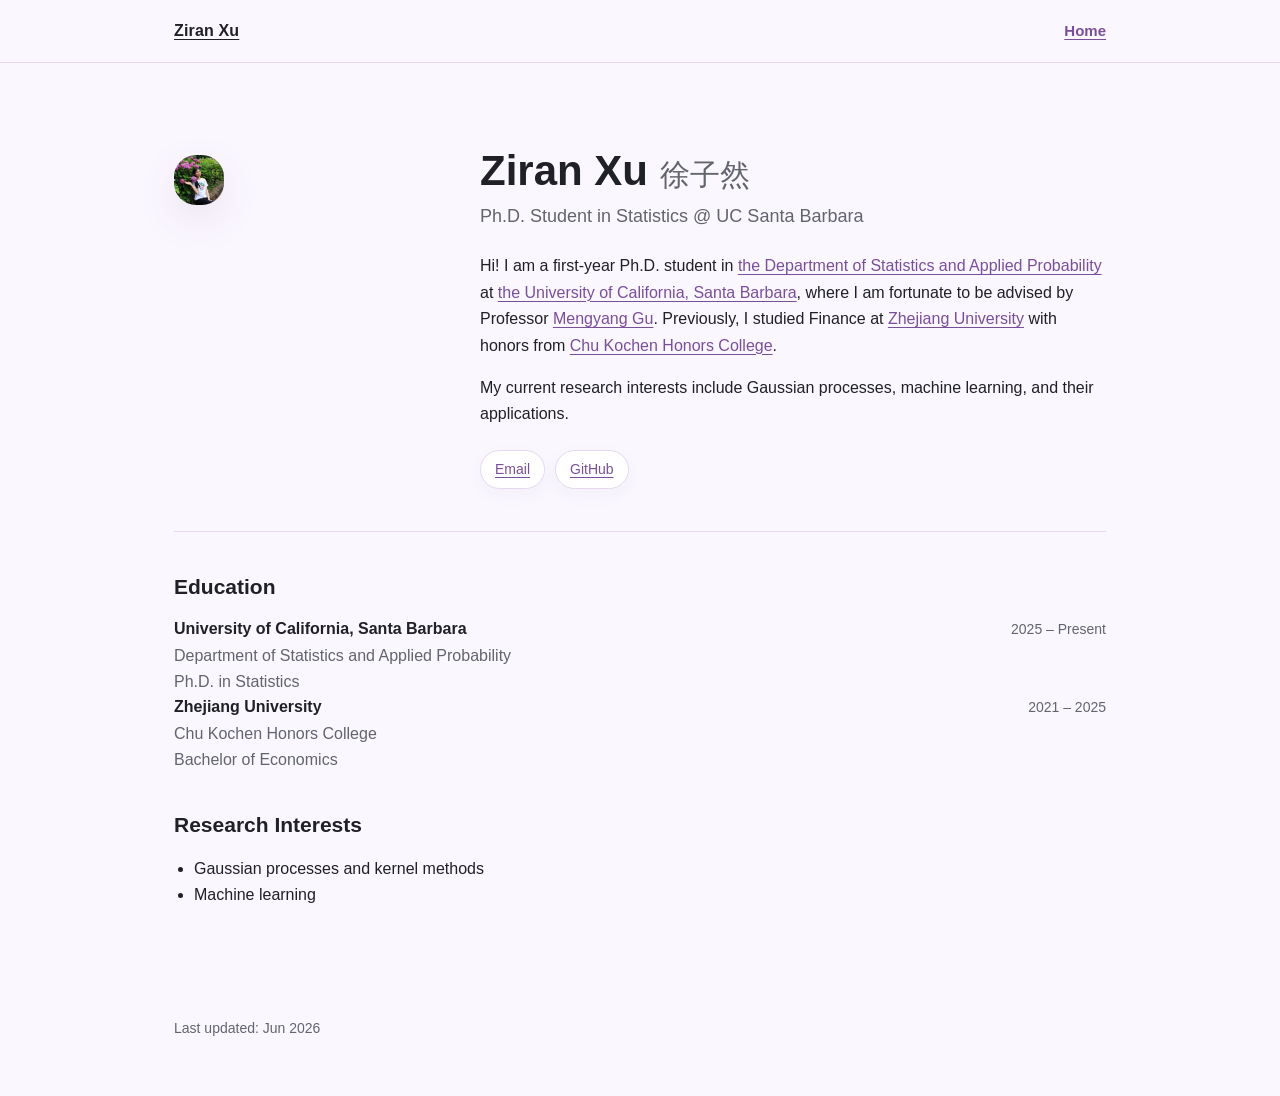
<file: index.html>
<!doctype html>
<html lang="en">
<head>
  <meta charset="utf-8">
  <meta name="viewport" content="width=device-width, initial-scale=1">
  <meta name="description" content="Academic homepage of Ziran Xu, Ph.D. student in Statistics at UC Santa Barbara.">
  <title>Ziran Xu</title>
  <link rel="stylesheet" href="assets/css/style.css">
</head>

<body>
  <header class="site-header">
    <nav class="nav">
      <a class="nav-title" href="index.html">Ziran Xu</a>
      <div class="nav-links">
        <a href="index.html" aria-current="page">Home</a>
      </div>
    </nav>
  </header>

  <main class="container">
    <section class="hero">
  <div class="portrait">
    <img src="assets/css/personal_IMG.png" alt="Portrait of Ziran Xu">
  </div>

      <div class="intro">
        <h1>Ziran Xu <span class="chinese-name">徐子然</span></h1>
        <p class="subtitle">Ph.D. Student in Statistics @ UC Santa Barbara</p>

        <p>
          Hi! I am a first-year Ph.D. student in <a href="https://www.pstat.ucsb.edu/" target="_blank" rel="noopener noreferrer">the Department of Statistics and Applied Probability</a>
          at <a href="https://www.ucsb.edu/" target="_blank" rel="noopener noreferrer">the University of California, Santa Barbara</a>, where I am fortunate to be advised by Professor <a href="https://sites.google.com/site/michaelmengyanggu/home" target="_blank" rel="noopener noreferrer"> Mengyang Gu</a>.
          Previously, I studied Finance at <a href="https://www.zju.edu.cn/english/" target="_blank" rel="noopener noreferrer"> Zhejiang University</a> with honors from <a href="http://ckc.zju.edu.cn/ckcen/" target="_blank" rel="noopener noreferrer"> 
            Chu Kochen Honors College</a>.
        </p>
        
        <p>
          My current research interests include Gaussian processes, machine learning, and their applications.
        </p>

        <div class="contact-row">
          <a href="mailto:ziran@ucsb.edu">Email</a>
          <a href="https://github.com/RanneXu">GitHub</a>
        </div>
      </div>
    </section>

    <hr>

    <section>
  <h2>Education</h2>

  <div class="item">
    <div class="item-main">
      <h3>University of California, Santa Barbara</h3>
      <p>Department of Statistics and Applied Probability</p>
      <p>Ph.D. in Statistics</p>
    </div>
    <div class="item-date">2025 &ndash; Present</div>
  </div>

  <div class="item">
    <div class="item-main">
      <h3>Zhejiang University</h3>
      <p>Chu Kochen Honors College</p>
      <p>Bachelor of Economics</p>
    </div>
    <div class="item-date">2021 &ndash; 2025</div>
  </div>
</section>

<section>
  <h2>Research Interests</h2>
  <ul class="compact-list">
    <li>Gaussian processes and kernel methods</li>
    <li>Machine learning</li>
  </ul>
</section>
  </main>

  <footer class="footer">
    <p>Last updated: Jun 2026</p>
  </footer>
</body>
</html>
</file>
<file: assets/css/style.css>
:root {
  --bg: #fbf7ff;
  --text: #202124;
  --muted: #62656a;
  --line: #e6d8f2;
  --card: #ffffff;
  --accent: #7a4f9a;
  --accent-soft: #f3edf7;
  --shadow: 0 14px 40px rgba(74, 39, 112, 0.10);
}

* {
  box-sizing: border-box;
}

body {
  margin: 0;
  background: var(--bg);
  color: var(--text);
  font-family: -apple-system, BlinkMacSystemFont, "Segoe UI", Helvetica, Arial, sans-serif;
  font-size: 16px;
  line-height: 1.65;
}

a {
  color: var(--accent);
  text-decoration: underline;
  text-underline-offset: 3px;
}

a:hover {
  color: #5d3478;
}

.site-header {
  border-bottom: 1px solid var(--line);
  background: rgba(251, 247, 255, 0.92);
  backdrop-filter: blur(10px);
  position: sticky;
  top: 0;
  z-index: 10;
}

.nav {
  max-width: 980px;
  margin: 0 auto;
  padding: 18px 24px;
  display: flex;
  align-items: center;
  justify-content: space-between;
  gap: 24px;
}

.nav-title {
  color: var(--text);
  font-weight: 700;
  letter-spacing: 0.01em;
}

.nav-links {
  display: flex;
  gap: 18px;
  font-size: 15px;
}

.nav-links a {
  color: var(--muted);
}

.nav-links a[aria-current="page"] {
  color: var(--accent);
  font-weight: 650;
}

.container {
  max-width: 980px;
  margin: 0 auto;
  padding: 54px 24px 36px;
}

.container.narrow {
  max-width: 820px;
}

.hero {
  display: grid;
  grid-template-columns: 260px 1fr;
  gap: 46px;
  align-items: start;
}

.portrait {
  width: 50px;
  height: 50px;
  border-radius: 22px;
  overflow: hidden;
  box-shadow: var(--shadow);
  background: var(--accent-soft);
}

.portrait img {
  width: 100%;
  height: 100%;
  object-fit: cover;
  display: block;
}

.intro h1 {
  margin: -8px 0 6px;
  font-size: 42px;
  line-height: 1.15;
}

.chinese-name {
  color: var(--muted);
  font-size: 0.72em;
  font-weight: 500;
}

.subtitle {
  margin: 0 0 22px;
  color: var(--muted);
  font-size: 18px;
}

.contact-row {
  display: flex;
  flex-wrap: wrap;
  gap: 10px;
  margin-top: 22px;
}

.contact-row a {
  border: 1px solid var(--line);
  background: var(--card);
  border-radius: 999px;
  padding: 7px 14px;
  font-size: 14px;
  box-shadow: 0 6px 18px rgba(54, 42, 64, 0.04);
}

hr {
  border: 0;
  border-top: 1px solid var(--line);
  margin: 42px 0;
}

section {
  margin: 38px 0;
}

h1,
h2,
h3 {
  line-height: 1.25;
}

h2 {
  font-size: 21px;
  margin: 0 0 18px;
}

h3 {
  font-size: 16px;
  margin: 0 0 4px;
}

.two-column {
  display: grid;
  grid-template-columns: 1fr 1fr;
  gap: 42px;
}

.item {
  display: grid;
  grid-template-columns: 1fr auto;
  gap: 20px;
  align-items: baseline;
}

.item p {
  margin: 0;
  color: var(--muted);
}

.item-date {
  color: var(--muted);
  white-space: nowrap;
  font-size: 14px;
}

.compact-list {
  margin: 0;
  padding-left: 20px;
}

.cards {
  display: grid;
  grid-template-columns: repeat(3, 1fr);
  gap: 16px;
}

.card {
  background: var(--card);
  border: 1px solid var(--line);
  border-radius: 18px;
  padding: 18px;
  box-shadow: 0 10px 30px rgba(54, 42, 64, 0.05);
}

.card p {
  margin: 8px 0 0;
  color: var(--muted);
  font-size: 15px;
}

.news-list {
  border-top: 1px solid var(--line);
}

.news-item {
  display: grid;
  grid-template-columns: 120px 1fr;
  gap: 18px;
  padding: 13px 0;
  border-bottom: 1px solid var(--line);
}

.news-date,
.muted,
.paper-authors,
.paper-venue {
  color: var(--muted);
}

.publication-list {
  padding-left: 22px;
}

.publication-list li {
  margin: 0 0 18px;
}

.paper-title {
  font-weight: 650;
}

.footer {
  max-width: 980px;
  margin: 0 auto;
  padding: 20px 24px 42px;
  color: var(--muted);
  font-size: 14px;
}

@media (max-width: 760px) {
  .nav {
    align-items: flex-start;
    flex-direction: column;
    gap: 8px;
  }

  .hero,
  .two-column,
  .cards {
    grid-template-columns: 1fr;
  }

  .portrait {
    width: 190px;
    height: 190px;
    font-size: 46px;
  }

  .intro h1 {
    font-size: 34px;
  }

  .news-item,
  .item {
    grid-template-columns: 1fr;
    gap: 2px;
  }
}
</file>
